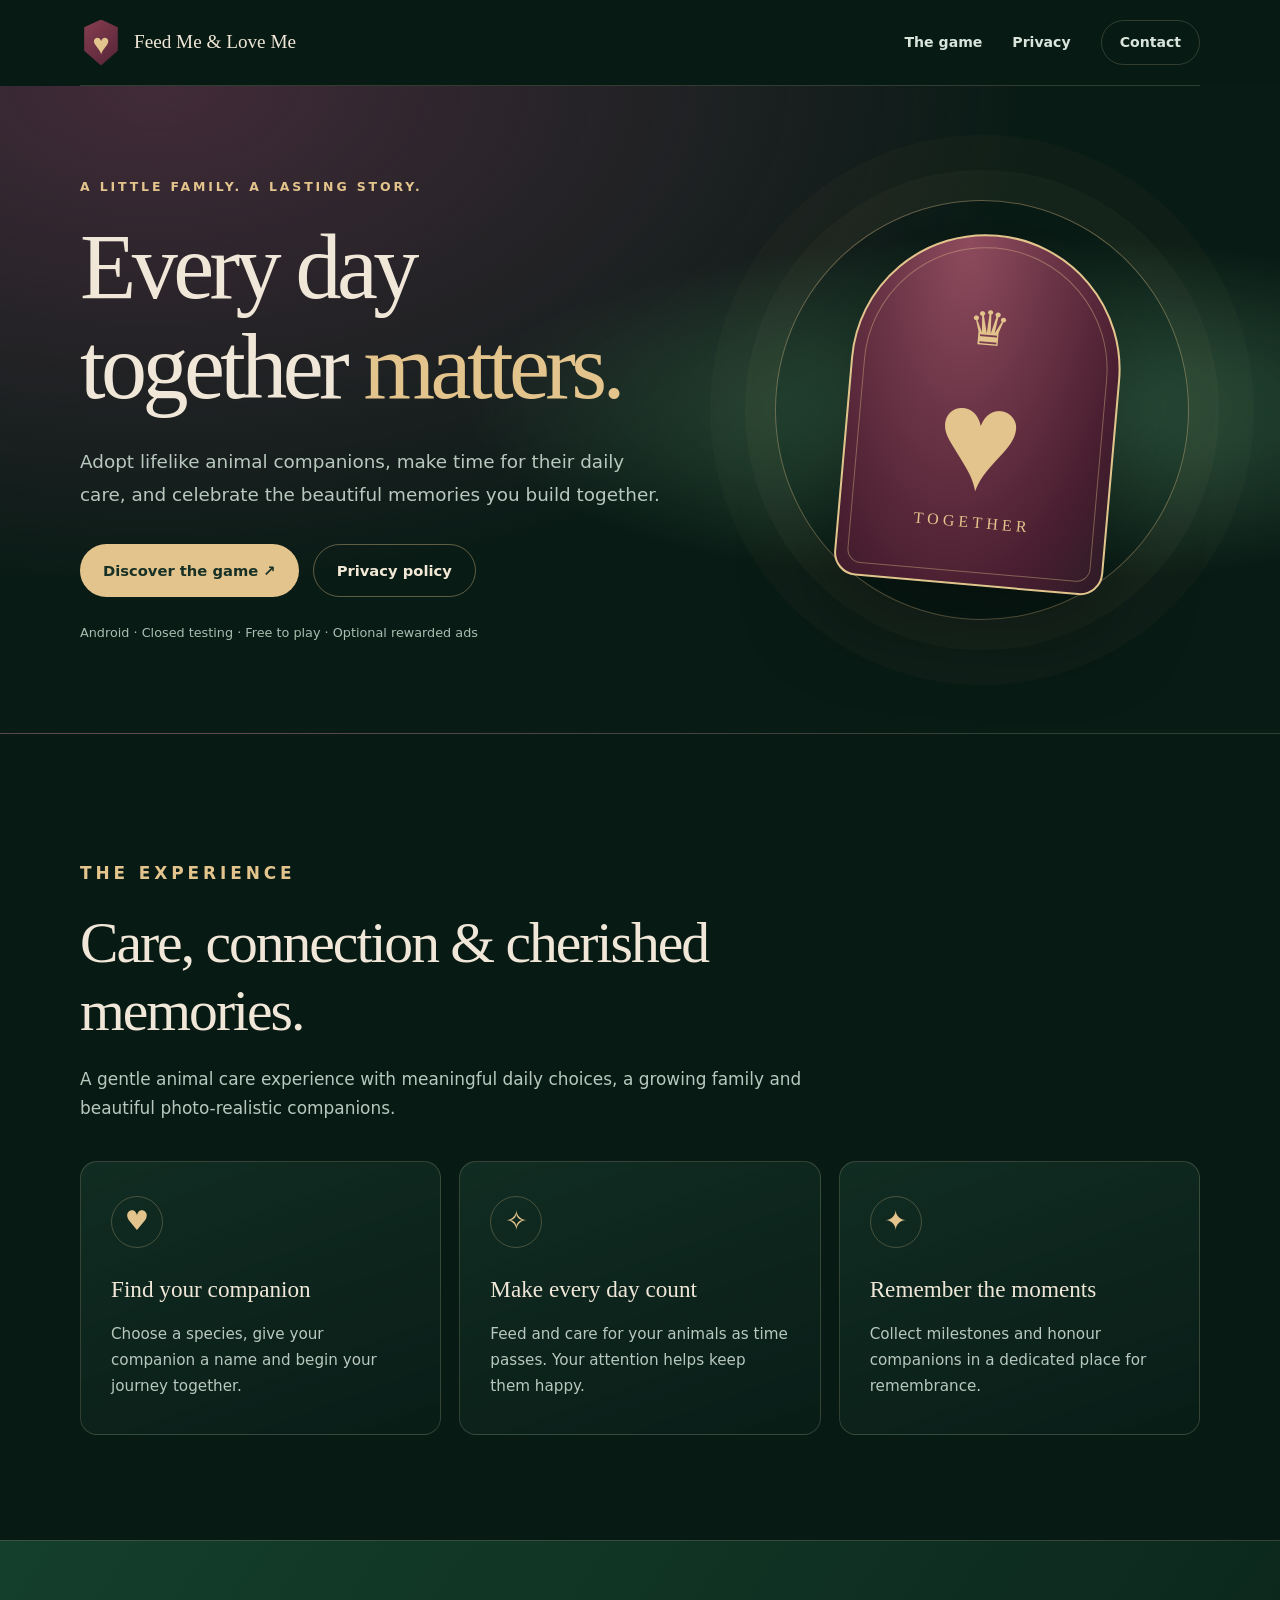
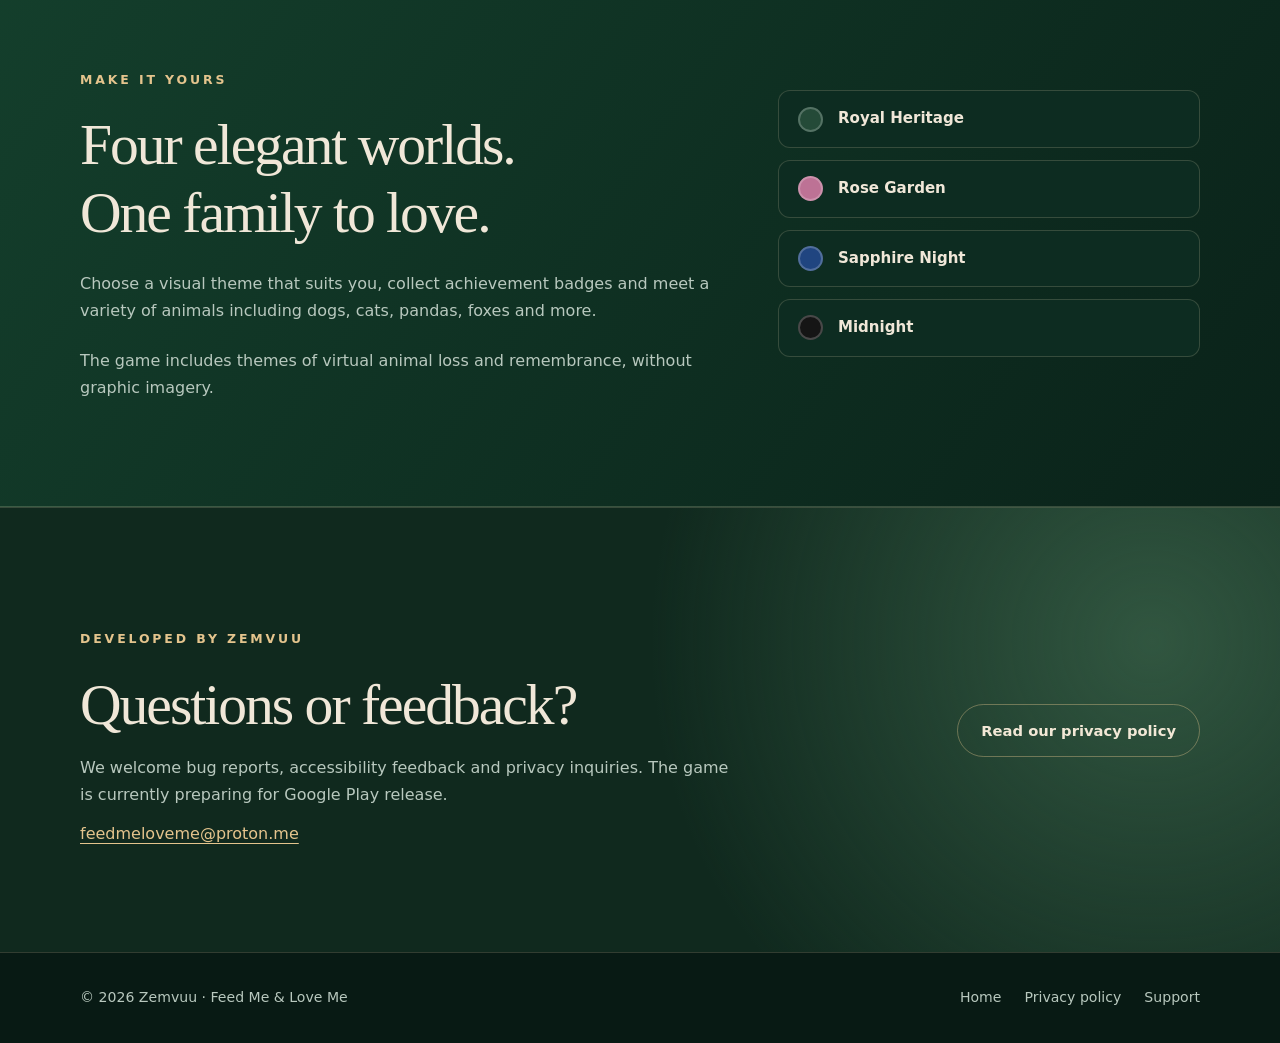
<file: index.html>
<!doctype html>
<html lang="en"><head>
<meta charset="utf-8"><meta name="viewport" content="width=device-width, initial-scale=1"><meta name="theme-color" content="#081a14">
<meta name="description" content="Feed Me & Love Me: adopt lifelike animal companions, care for them daily and create lasting memories.">
<meta property="og:title" content="Feed Me & Love Me — Every day together matters"><meta property="og:description" content="A charming virtual animal care game by Zemvuu.">
<link rel="stylesheet" href="styles.css"><link rel="icon" href="favicon.svg" type="image/svg+xml"><title>Feed Me & Love Me | Official Website</title></head>
<body>
<header class="container header"><a class="brand" href="./" aria-label="Feed Me and Love Me homepage"><span class="crest" aria-hidden="true">♥</span><span>Feed Me &amp; Love Me</span></a><nav class="nav" aria-label="Main menu"><a href="#features">The game</a><a href="privacy.html">Privacy</a><a class="nav-last" href="#contact">Contact</a></nav></header>
<main>
<section class="hero"><div class="container hero-inner"><div><p class="eyebrow">A little family. A lasting story.</p><h1>Every day<br>together <em>matters.</em></h1><p class="lead">Adopt lifelike animal companions, make time for their daily care, and celebrate the beautiful memories you build together.</p><div class="actions"><a href="#features" class="button gold">Discover the game ↗</a><a href="privacy.html" class="button line">Privacy policy</a></div><p class="status">Android · Closed testing · Free to play · Optional rewarded ads</p></div><div class="visual" aria-hidden="true"><div class="halo"></div><div class="medallion"><span class="crown">♛</span><span class="heart">♥</span><span class="motto">Together</span></div></div></div></section>
<section id="features" class="section"><div class="container"><div class="section-head"><p class="eyebrow">The experience</p><h2>Care, connection &amp; cherished memories.</h2><p>A gentle animal care experience with meaningful daily choices, a growing family and beautiful photo-realistic companions.</p></div><div class="tiles"><article class="tile"><div class="symbol" aria-hidden="true">♥</div><h3>Find your companion</h3><p>Choose a species, give your companion a name and begin your journey together.</p></article><article class="tile"><div class="symbol" aria-hidden="true">✧</div><h3>Make every day count</h3><p>Feed and care for your animals as time passes. Your attention helps keep them happy.</p></article><article class="tile"><div class="symbol" aria-hidden="true">✦</div><h3>Remember the moments</h3><p>Collect milestones and honour companions in a dedicated place for remembrance.</p></article></div></div></section>
<section class="section themes"><div class="container themes-inner"><div><p class="eyebrow">Make it yours</p><h2>Four elegant worlds.<br>One family to love.</h2><p>Choose a visual theme that suits you, collect achievement badges and meet a variety of animals including dogs, cats, pandas, foxes and more.</p><p>The game includes themes of virtual animal loss and remembrance, without graphic imagery.</p></div><div class="theme-list" aria-label="Game themes"><div class="chip"><span class="swatch" style="background:#244a38"></span>Royal Heritage</div><div class="chip"><span class="swatch" style="background:#bd7295"></span>Rose Garden</div><div class="chip"><span class="swatch" style="background:#204580"></span>Sapphire Night</div><div class="chip"><span class="swatch" style="background:#151515"></span>Midnight</div></div></div></section>
<section id="contact" class="section contact"><div class="container contact-inner"><div><p class="eyebrow">Developed by Zemvuu</p><h2>Questions or feedback?</h2><p>We welcome bug reports, accessibility feedback and privacy inquiries. The game is currently preparing for Google Play release.</p><a class="mail" href="mailto:feedmeloveme@proton.me">feedmeloveme@proton.me</a></div><a href="privacy.html" class="button line">Read our privacy policy</a></div></section>
</main>
<footer class="footer"><div class="container footer-inner"><p>© 2026 Zemvuu · Feed Me &amp; Love Me</p><nav aria-label="Footer links"><a href="./">Home</a><a href="privacy.html">Privacy policy</a><a href="mailto:feedmeloveme@proton.me">Support</a></nav></div></footer>
</body></html>
</file>
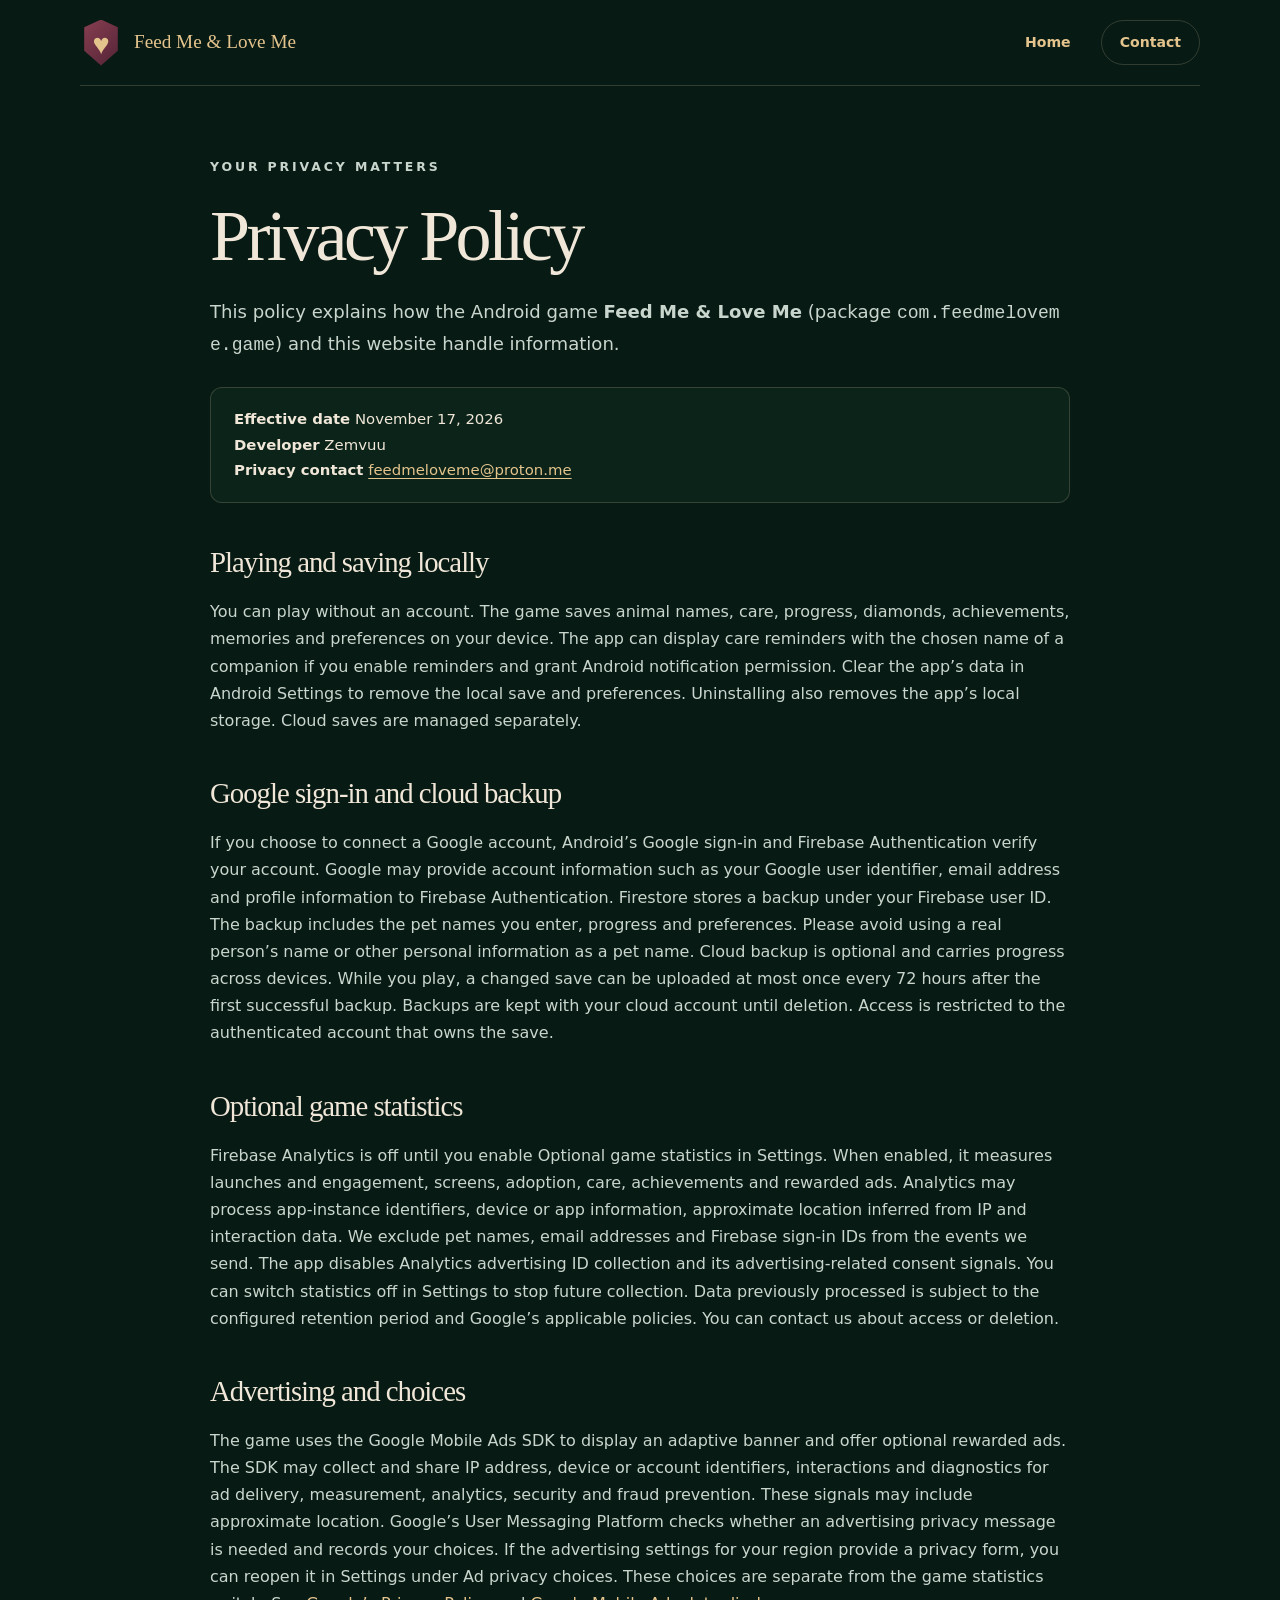
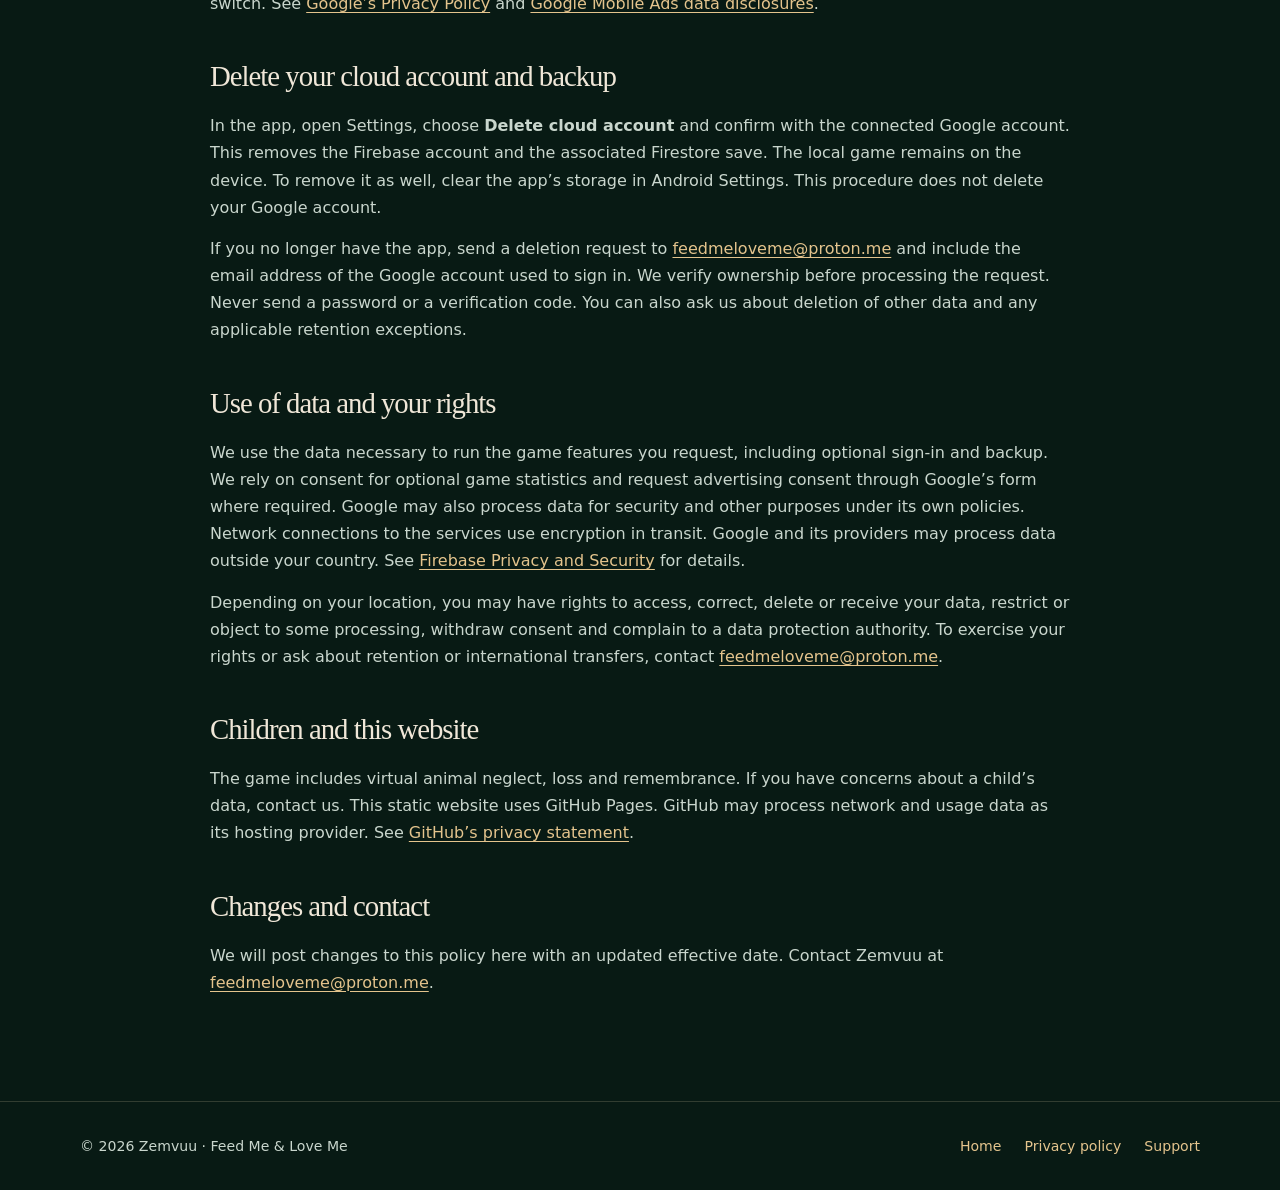
<file: privacy.html>
<!doctype html><html lang="en"><head><meta charset="utf-8"><meta name="viewport" content="width=device-width, initial-scale=1"><meta name="theme-color" content="#081a14"><meta name="description" content="Privacy Policy for Feed Me & Love Me, the Android animal care game by Zemvuu."><title>Privacy Policy | Feed Me & Love Me</title><link rel="stylesheet" href="styles.css"><link rel="icon" href="favicon.svg" type="image/svg+xml"></head><body class="legal">
<header class="container header"><a class="brand" href="./"><span class="crest" aria-hidden="true">♥</span><span>Feed Me &amp; Love Me</span></a><nav class="nav"><a href="./">Home</a><a class="nav-last" href="mailto:feedmeloveme@proton.me">Contact</a></nav></header>
<main><p class="eyebrow">Your privacy matters</p><h1>Privacy Policy</h1><p class="intro">This policy explains how the Android game <strong>Feed Me &amp; Love Me</strong> (package <code>com.feedmeloveme.game</code>) and this website handle information.</p><div class="meta"><strong>Effective date</strong> November 17, 2026<br><strong>Developer</strong> Zemvuu<br><strong>Privacy contact</strong> <a href="mailto:feedmeloveme@proton.me">feedmeloveme@proton.me</a></div>
<h2>Playing and saving locally</h2>
<p>You can play without an account. The game saves animal names, care, progress, diamonds, achievements, memories and preferences on your device. The app can display care reminders with the chosen name of a companion if you enable reminders and grant Android notification permission. Clear the app’s data in Android Settings to remove the local save and preferences. Uninstalling also removes the app’s local storage. Cloud saves are managed separately.</p>
<h2>Google sign-in and cloud backup</h2>
<p>If you choose to connect a Google account, Android’s Google sign-in and Firebase Authentication verify your account. Google may provide account information such as your Google user identifier, email address and profile information to Firebase Authentication. Firestore stores a backup under your Firebase user ID. The backup includes the pet names you enter, progress and preferences. Please avoid using a real person’s name or other personal information as a pet name. Cloud backup is optional and carries progress across devices. While you play, a changed save can be uploaded at most once every 72 hours after the first successful backup. Backups are kept with your cloud account until deletion. Access is restricted to the authenticated account that owns the save.</p>
<h2>Optional game statistics</h2>
<p>Firebase Analytics is off until you enable Optional game statistics in Settings. When enabled, it measures launches and engagement, screens, adoption, care, achievements and rewarded ads. Analytics may process app-instance identifiers, device or app information, approximate location inferred from IP and interaction data. We exclude pet names, email addresses and Firebase sign-in IDs from the events we send. The app disables Analytics advertising ID collection and its advertising-related consent signals. You can switch statistics off in Settings to stop future collection. Data previously processed is subject to the configured retention period and Google’s applicable policies. You can contact us about access or deletion.</p>
<h2>Advertising and choices</h2>
<p>The game uses the Google Mobile Ads SDK to display an adaptive banner and offer optional rewarded ads. The SDK may collect and share IP address, device or account identifiers, interactions and diagnostics for ad delivery, measurement, analytics, security and fraud prevention. These signals may include approximate location. Google’s User Messaging Platform checks whether an advertising privacy message is needed and records your choices. If the advertising settings for your region provide a privacy form, you can reopen it in Settings under Ad privacy choices. These choices are separate from the game statistics switch. See <a href="https://policies.google.com/privacy">Google’s Privacy Policy</a> and <a href="https://developers.google.com/admob/android/privacy/play-data-disclosure">Google Mobile Ads data disclosures</a>.</p>
<h2 id="delete-account">Delete your cloud account and backup</h2>
<p>In the app, open Settings, choose <strong>Delete cloud account</strong> and confirm with the connected Google account. This removes the Firebase account and the associated Firestore save. The local game remains on the device. To remove it as well, clear the app’s storage in Android Settings. This procedure does not delete your Google account.</p>
<p>If you no longer have the app, send a deletion request to <a href="mailto:feedmeloveme@proton.me?subject=Feed%20Me%20%26%20Love%20Me%20account%20deletion">feedmeloveme@proton.me</a> and include the email address of the Google account used to sign in. We verify ownership before processing the request. Never send a password or a verification code. You can also ask us about deletion of other data and any applicable retention exceptions.</p>
<h2>Use of data and your rights</h2>
<p>We use the data necessary to run the game features you request, including optional sign-in and backup. We rely on consent for optional game statistics and request advertising consent through Google’s form where required. Google may also process data for security and other purposes under its own policies. Network connections to the services use encryption in transit. Google and its providers may process data outside your country. See <a href="https://firebase.google.com/support/privacy">Firebase Privacy and Security</a> for details.</p>
<p>Depending on your location, you may have rights to access, correct, delete or receive your data, restrict or object to some processing, withdraw consent and complain to a data protection authority. To exercise your rights or ask about retention or international transfers, contact <a href="mailto:feedmeloveme@proton.me">feedmeloveme@proton.me</a>.</p>
<h2>Children and this website</h2>
<p>The game includes virtual animal neglect, loss and remembrance. If you have concerns about a child’s data, contact us. This static website uses GitHub Pages. GitHub may process network and usage data as its hosting provider. See <a href="https://docs.github.com/en/site-policy/privacy-policies/github-general-privacy-statement">GitHub’s privacy statement</a>.</p>
<h2>Changes and contact</h2>
<p>We will post changes to this policy here with an updated effective date. Contact Zemvuu at <a href="mailto:feedmeloveme@proton.me">feedmeloveme@proton.me</a>.</p></main>
<footer class="footer"><div class="container footer-inner"><p>© 2026 Zemvuu · Feed Me &amp; Love Me</p><nav><a href="./">Home</a><a href="privacy.html">Privacy policy</a><a href="mailto:feedmeloveme@proton.me">Support</a></nav></div></footer></body></html>
</file>
<file: styles.css>
:root{color-scheme:dark;--deep:#081a14;--green:#173b2b;--gold:#e4c48d;--pale:#f0e7d8;--muted:#b8c8be;--line:rgba(238,222,184,.18)}
*{box-sizing:border-box}html{scroll-behavior:smooth}body{margin:0;background:var(--deep);color:var(--pale);font:16px/1.7 system-ui,-apple-system,"Segoe UI",sans-serif;-webkit-font-smoothing:antialiased}
a{color:inherit}a:focus-visible{outline:3px solid var(--gold);outline-offset:3px}h1,h2,h3,p{margin:0}h1,h2,h3,.brand{font-family:Georgia,"Times New Roman",serif;font-weight:400}h1{font-size:clamp(3.1rem,7.2vw,7rem);line-height:1.08;letter-spacing:-.05em}h2{font-size:clamp(2.1rem,4.5vw,3.6rem);line-height:1.18;letter-spacing:-.035em}h3{font-size:1.45rem}p{color:var(--muted)}.container{width:min(1120px,calc(100% - 44px));margin:auto}
.header{height:86px;display:flex;justify-content:space-between;align-items:center;border-bottom:1px solid var(--line)}.brand{display:flex;align-items:center;gap:12px;text-decoration:none;font-size:1.2rem}.crest{width:42px;height:46px;display:grid;place-items:center;background:linear-gradient(135deg,#8a4052,#512235);clip-path:polygon(50% 0,90% 17%,90% 68%,50% 100%,10% 68%,10% 17%);color:var(--gold);font-size:29px}.nav{display:flex;gap:30px;align-items:center}.nav a{color:#d9e5dc;text-decoration:none;font-weight:600;font-size:.88rem}.nav a:hover,.footer a:hover{color:var(--gold)}.nav .nav-last{border:1px solid var(--line);border-radius:30px;padding:10px 18px}
.hero{background:radial-gradient(ellipse at 79% 50%,#315840 0%,transparent 38%),radial-gradient(ellipse at 12% 0%,#422b39 0%,transparent 55%),#091b15;overflow:hidden;border-bottom:1px solid var(--line)}.hero-inner{display:grid;grid-template-columns:1.18fr .82fr;align-items:center;min-height:630px;gap:5%;padding:90px 0}.eyebrow{text-transform:uppercase;letter-spacing:.23em;color:var(--gold);font-size:.78rem;font-weight:800;margin-bottom:21px}.hero em{font-style:normal;color:var(--gold)}.hero p.lead{font-size:1.15rem;max-width:590px;margin:28px 0 32px;line-height:1.8}.actions{display:flex;gap:14px;flex-wrap:wrap}.button{border-radius:100px;padding:13px 23px;display:inline-flex;justify-content:center;align-items:center;text-decoration:none;font-weight:750;font-size:.92rem}.button.gold{background:var(--gold);color:#173126}.button.line{border:1px solid #e4c48d64;color:#f2e8d6}.status{font-size:.8rem;margin-top:25px;color:#a9bdb0}.visual{position:relative;min-height:430px;display:grid;place-items:center}.halo{width:420px;height:420px;max-width:95%;border:1px solid #e4c48d66;border-radius:50%;position:absolute;box-shadow:0 0 0 30px #e4c48d09,0 0 0 65px #e4c48d06}.medallion{position:relative;transform:rotate(5deg);width:270px;height:352px;display:flex;flex-direction:column;align-items:center;justify-content:center;border-radius:140px 140px 24px 24px;border:2px solid var(--gold);background:radial-gradient(ellipse at 40% 0,#8e4c5e,#491e30 75%,#2d1b26);box-shadow:0 35px 90px #0006}.medallion:before{content:"";position:absolute;inset:11px;border:1px solid #e4c48d66;border-radius:140px 140px 16px 16px}.medallion span{position:relative;color:var(--gold)}.crown{font-size:3rem}.heart{font:9rem/1 Georgia,serif}.motto{font:1rem Georgia,serif;letter-spacing:.26em;text-transform:uppercase}
.section{padding:105px 0}.section-head{max-width:760px;margin-bottom:38px}.section-head p{font-size:1.06rem;margin-top:20px}.tiles{display:grid;grid-template-columns:repeat(3,1fr);gap:18px}.tile{border:1px solid var(--line);border-radius:17px;padding:34px 30px;background:linear-gradient(160deg,#183a2d95,#091d17);min-height:264px}.tile .symbol{display:grid;place-items:center;width:52px;height:52px;border-radius:50%;color:var(--gold);border:1px solid #e4c48d44;font-size:1.7rem;margin-bottom:22px}.tile p{font-size:.95rem;margin-top:13px}
.themes{background:linear-gradient(125deg,#143f2c,#0a2219);border-top:1px solid var(--line);border-bottom:1px solid var(--line)}.themes-inner{display:grid;grid-template-columns:1.2fr .8fr;align-items:center;gap:65px}.themes p{margin-top:23px}.theme-list{display:grid;gap:12px}.chip{padding:15px 19px;display:flex;align-items:center;gap:15px;background:#0d2c21;border:1px solid var(--line);border-radius:12px;font-size:.94rem;font-weight:650}.swatch{display:inline-block;width:25px;height:25px;border:2px solid #ffffff38;border-radius:50%}
.contact{background:radial-gradient(circle at 90% 30%,#315640,transparent 42%),#10291e;border-top:1px solid var(--line)}.contact-inner{display:flex;align-items:center;justify-content:space-between;gap:30px}.contact p{max-width:650px;margin-top:15px}.contact .mail{display:inline-block;margin-top:12px;color:var(--gold);text-underline-offset:4px}
.footer{border-top:1px solid var(--line);padding:33px 0}.footer-inner{display:flex;justify-content:space-between;align-items:center;gap:20px;flex-wrap:wrap}.footer p,.footer a{font-size:.88rem}.footer nav{display:flex;gap:23px}.footer a{text-decoration:none;color:var(--muted)}
.legal main{width:min(860px,calc(100% - 44px));padding:70px 0 105px;margin:auto}.legal h1{font-size:clamp(3rem,6vw,4.5rem)}.legal h2{font-size:1.8rem;margin:43px 0 18px}.legal p,.legal li{color:#c9d6cd}.legal p+p,.legal p+ul,.legal ul+p{margin-top:14px}.legal ul{padding-left:23px}.legal li+li{margin-top:8px}.legal a{color:var(--gold);text-underline-offset:3px}.legal .intro{font-size:1.13rem;margin:21px 0}.meta{padding:19px 23px;border:1px solid var(--line);border-radius:12px;background:#1738294d;font-size:.93rem;margin:27px 0 42px}.meta strong{color:var(--pale)}.legal code{word-break:break-all}
@media(max-width:850px){.hero-inner{grid-template-columns:1fr;gap:35px;min-height:auto;padding:66px 0}.visual{min-height:330px}.halo{width:280px;height:280px}.medallion{width:205px;height:270px}.heart{font-size:7rem}.tiles,.themes-inner{grid-template-columns:1fr}.themes-inner{gap:38px}.section{padding:76px 0}.nav{gap:16px}}
@media(max-width:520px){.container{width:calc(100% - 34px)}.header{height:76px}.brand{font-size:1rem}.crest{width:37px;height:40px}.nav a:first-child{display:none}.nav{gap:11px}.nav a{font-size:.8rem}.nav .nav-last{padding:9px 13px}.hero h1{font-size:clamp(3rem,13vw,4.8rem)}.hero p.lead{font-size:1rem}.contact-inner{flex-direction:column;align-items:start}.tile{min-height:auto}.footer-inner{align-items:start;flex-direction:column}}
@media(prefers-reduced-motion:reduce){html{scroll-behavior:auto}}
</file>
